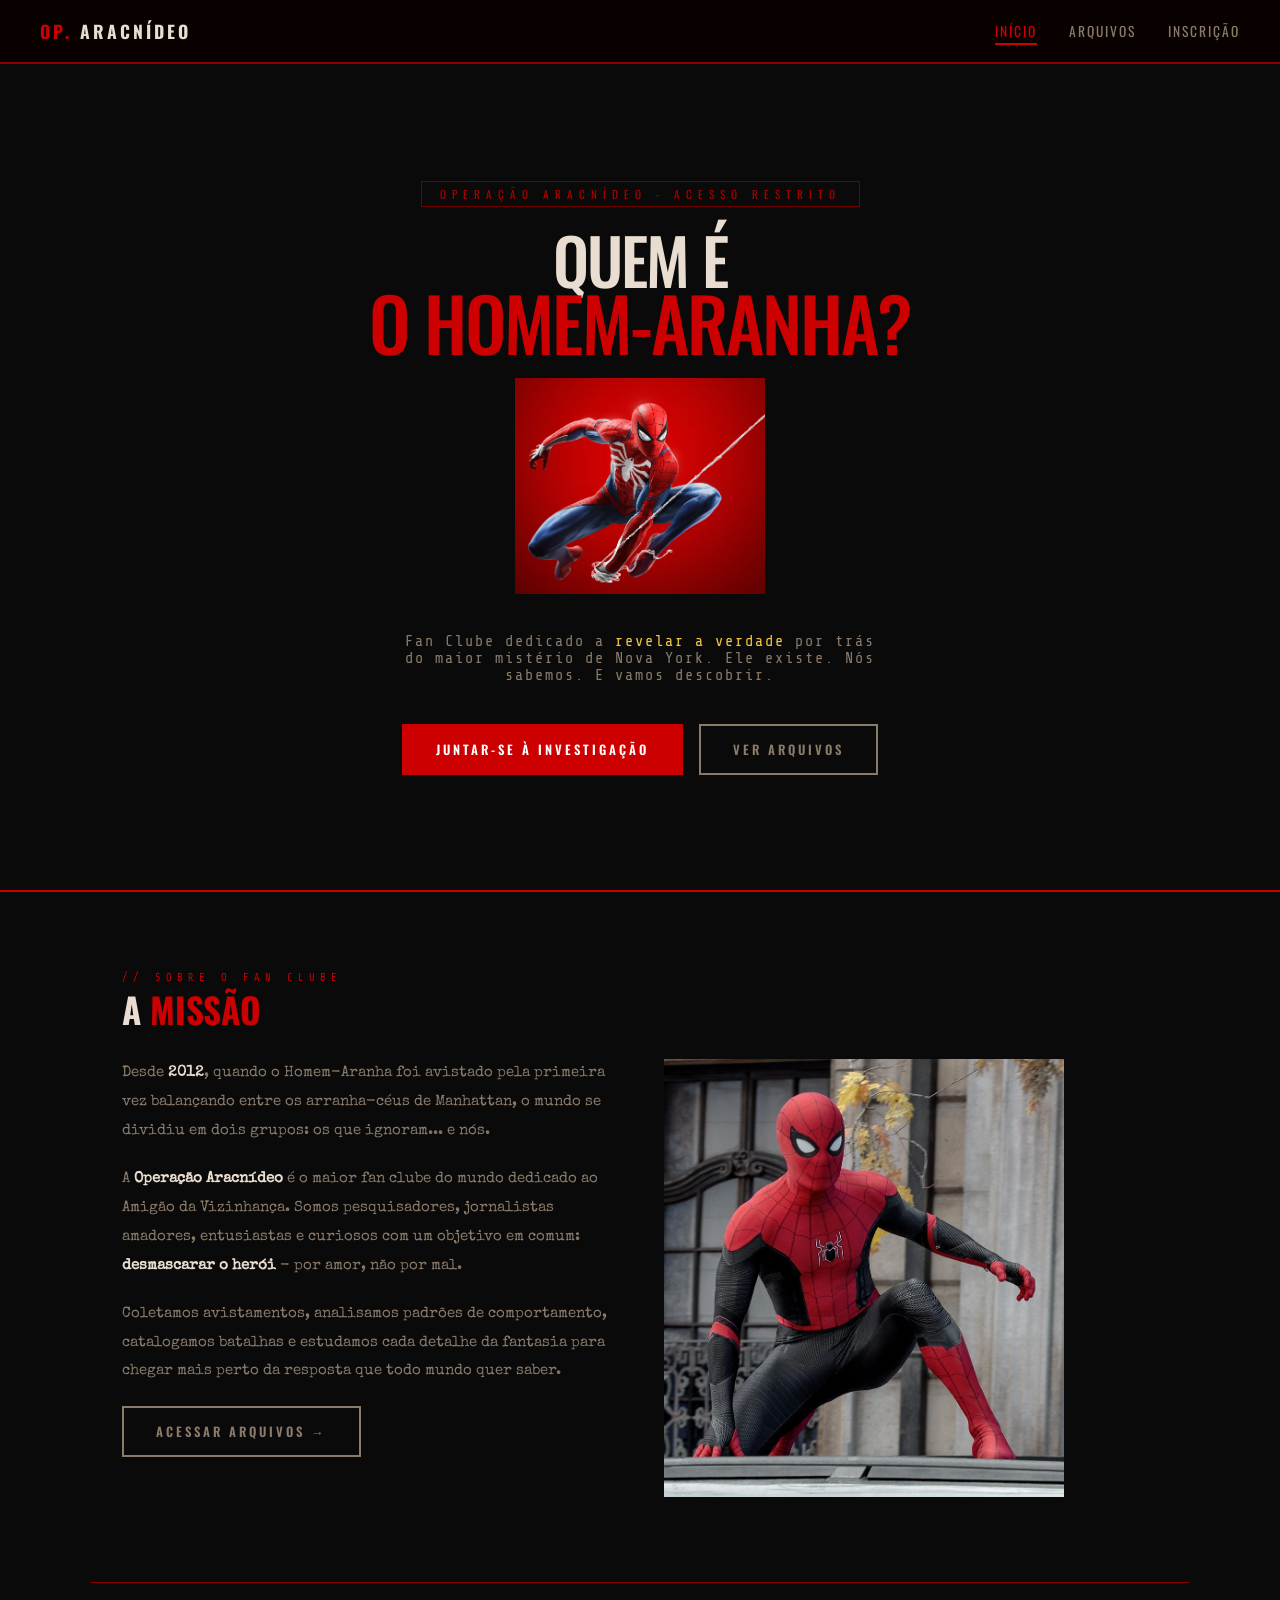
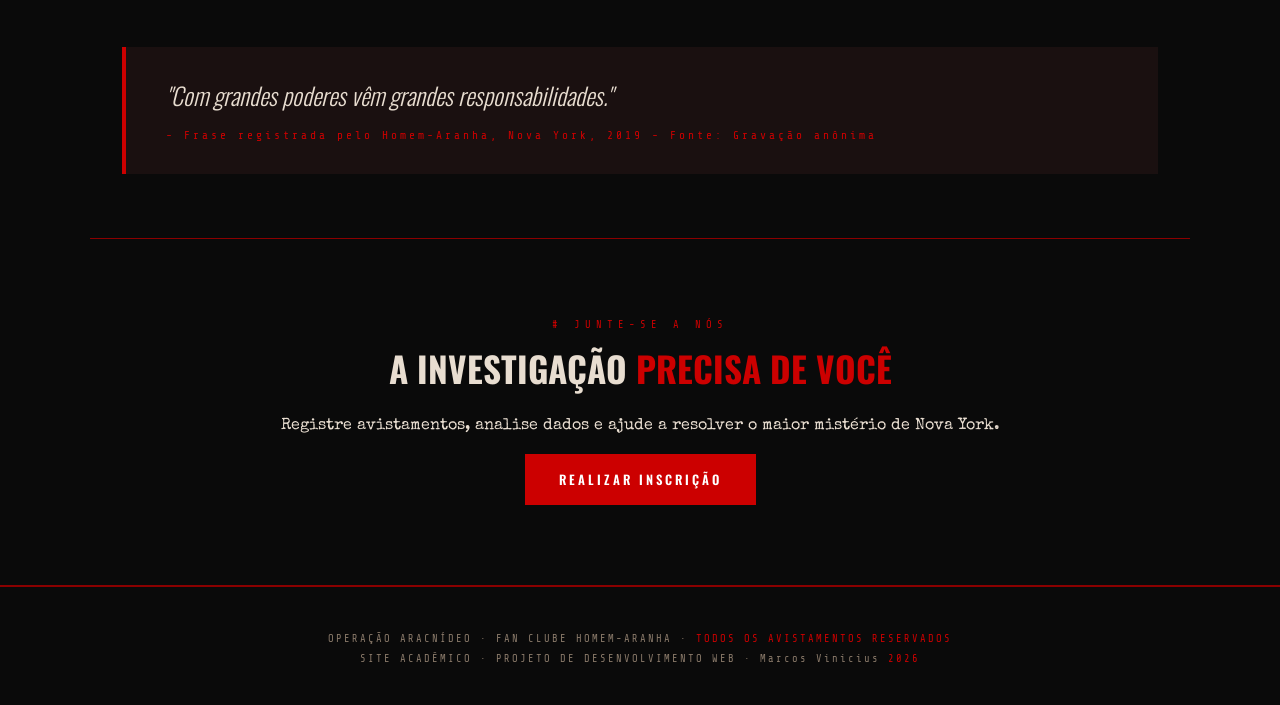
<file: index.html>
<!DOCTYPE html>
<html lang="pt-BR">

<head>
    <meta charset="UTF-8">
    <meta name="viewport" content="width=device-width, initial-scale=1.0">
    <link rel="preconnect" href="https://fonts.googleapis.com">
    <link rel="stylesheet" href="https://fonts.googleapis.com/css2?family=Special+Elite&family=Oswald:wght@300;400;600;700&family=Share+Tech+Mono&display=swap">
    <link rel="icon" href="img/icons8-spider-man-new-120.png" type="image/x-icon">
    <link rel="stylesheet" href="styles.css">
    <title>OP. Aracnideo - Home</title>
</head>

<body>

    <nav>
        <div class="nav-logo">OP. <span>ARACNÍDEO</span></div>
        <ul>
            <li><a href="index.html" class="active">Início</a></li>
            <li><a href="conteudo.html">Arquivos</a></li>
            <li><a href="inscricao.html">Inscrição</a></li>
        </ul>
    </nav>

    <div class="hero">
        <div class="classified-stamp">Operação Aracnídeo - Acesso Restrito</div>

        <h1>
            Quem é
            <em>o Homem-Aranha?</em>
        </h1>

        <img src="img/spider-man2.png" alt="Avistamento Homem-Aranha">

        <p class="hero-sub">
            Fan Clube dedicado a <span>revelar a verdade</span> por trás do maior mistério de Nova York.
            Ele existe. Nós sabemos. E vamos descobrir.
        </p>

        <div class="cta-group">
            <a href="inscricao.html" class="btn btn-primary">Juntar-se à investigação</a>
            <a href="conteudo.html" class="btn btn-outline">Ver Arquivos</a>
        </div>
    </div>

    <section>
        <p class="section-label">// Sobre o Fan Clube</p>
        <h2 class="section-title">A <span>Missão</span></h2>

        <div class="about-grid">
            <div class="about-text">
                <p>
                    Desde <strong>2012</strong>, quando o Homem-Aranha foi avistado pela primeira vez balançando entre
                    os arranha-céus de Manhattan, o mundo se dividiu em dois grupos: os que ignoram... e nós.
                </p>
                <p>
                    A <strong>Operação Aracnídeo</strong> é o maior fan clube do mundo dedicado ao Amigão da Vizinhança.
                    Somos pesquisadores, jornalistas amadores, entusiastas e curiosos com um objetivo em comum:
                    <strong>desmascarar o herói</strong> - por amor, não por mal.
                </p>
                <p>
                    Coletamos avistamentos, analisamos padrões de comportamento, catalogamos batalhas e estudamos cada
                    detalhe da fantasia para chegar mais perto da resposta que todo mundo quer saber.
                </p>
                <a href="conteudo.html" class="btn btn-outline">Acessar Arquivos →</a>
            </div>
            <div class="about-image">
                <img src="img/spider-man1.webp" alt="">
            </div>

        </div>
    </section>

    <div class="separador"></div>

    <div class="quote">
        <div class="quote-block">
            <blockquote>
                "Com grandes poderes vêm grandes responsabilidades."
            </blockquote>
            <cite>- Frase registrada pelo Homem-Aranha, Nova York, 2019 - Fonte: Gravação anônima</cite>
        </div>
    </div>

    <div class="separador"></div>

    <section class="cta-final">
        <p class="section-label"># junte-se a nós</p>
        <h2 class="section-title">A investigação <span>precisa de você</span></h2>

        <p>
            Registre avistamentos, analise dados e ajude a resolver o maior mistério de Nova York.
        </p>
        <a href="inscricao.html" class="btn btn-primary">Realizar Inscrição</a>
    </section>

    <footer>
        <p>OPERAÇÃO ARACNÍDEO · FAN CLUBE HOMEM-ARANHA · <span>TODOS OS AVISTAMENTOS RESERVADOS</span></p>
        <p style="margin-top:0.5rem;">SITE ACADÊMICO · PROJETO DE DESENVOLVIMENTO WEB · Marcos Vinicius <span>2026</span></p>
    </footer>

</body>

</html>
</file>
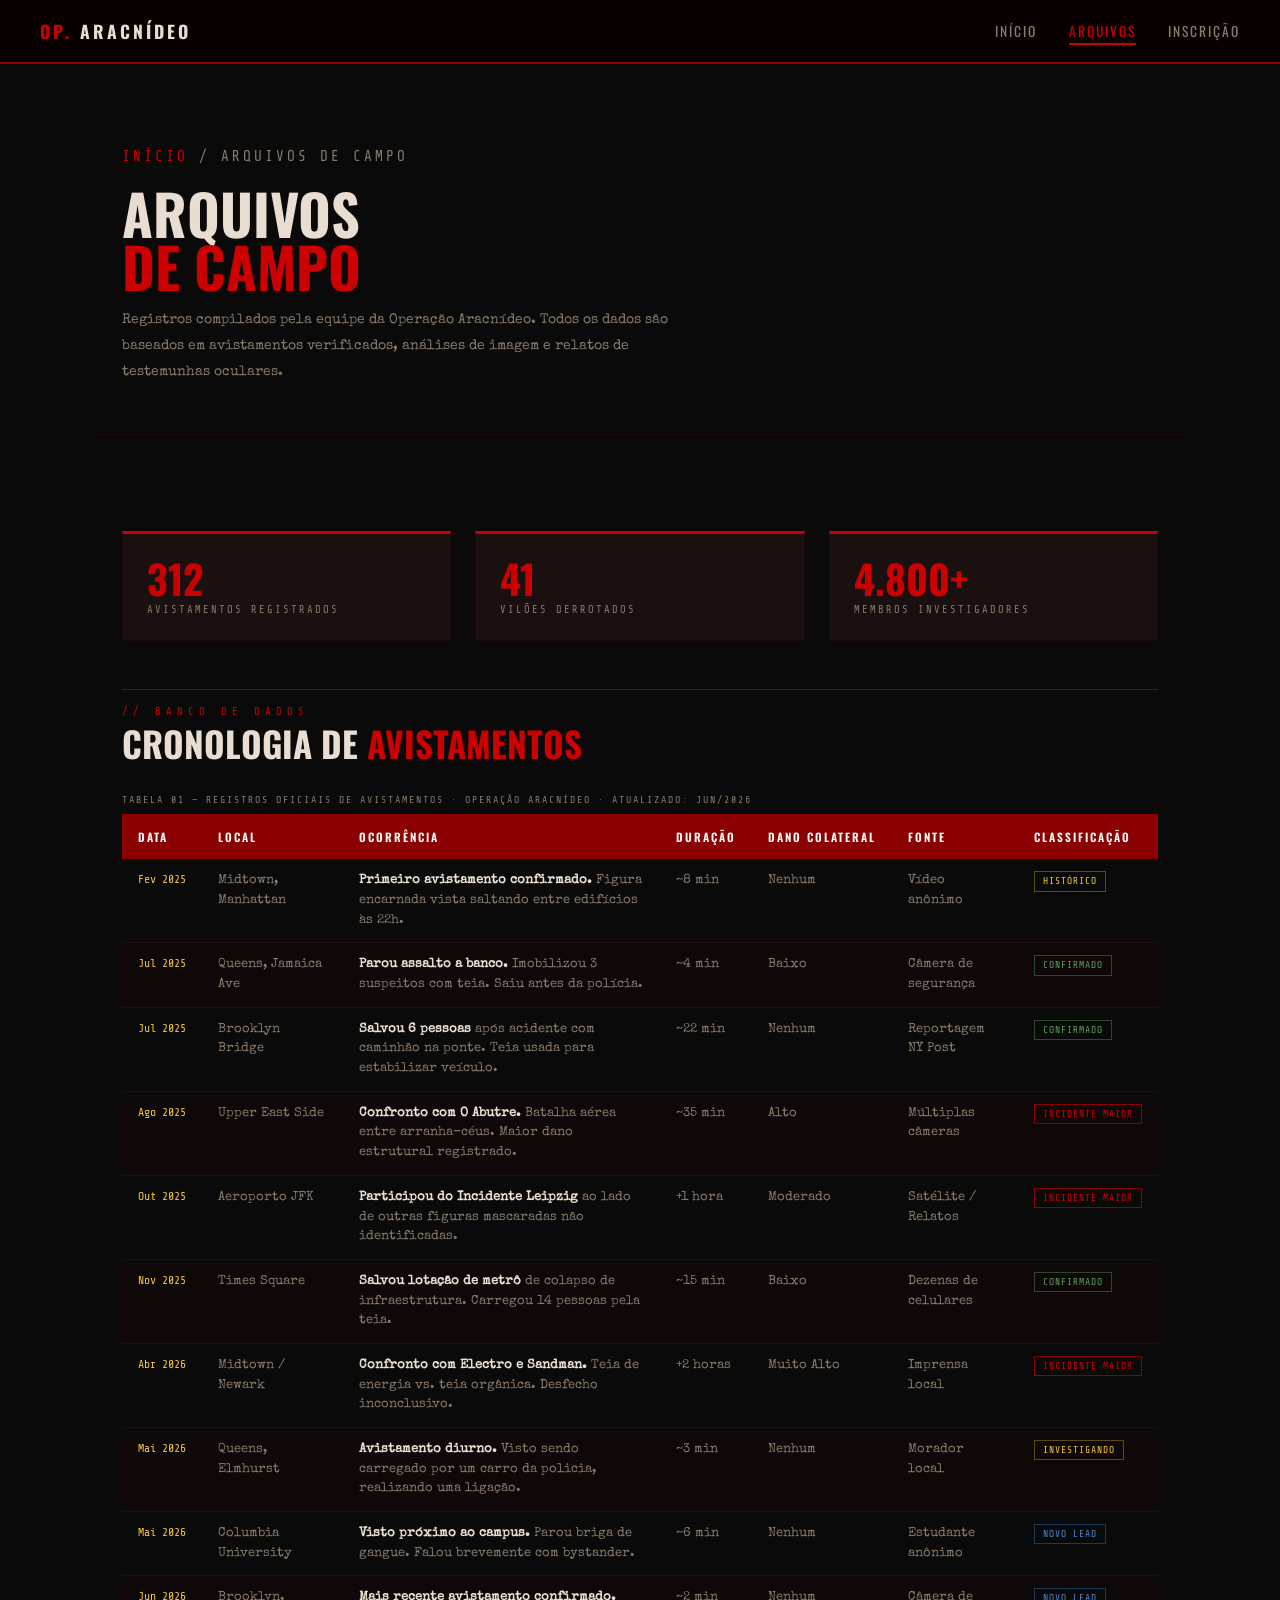
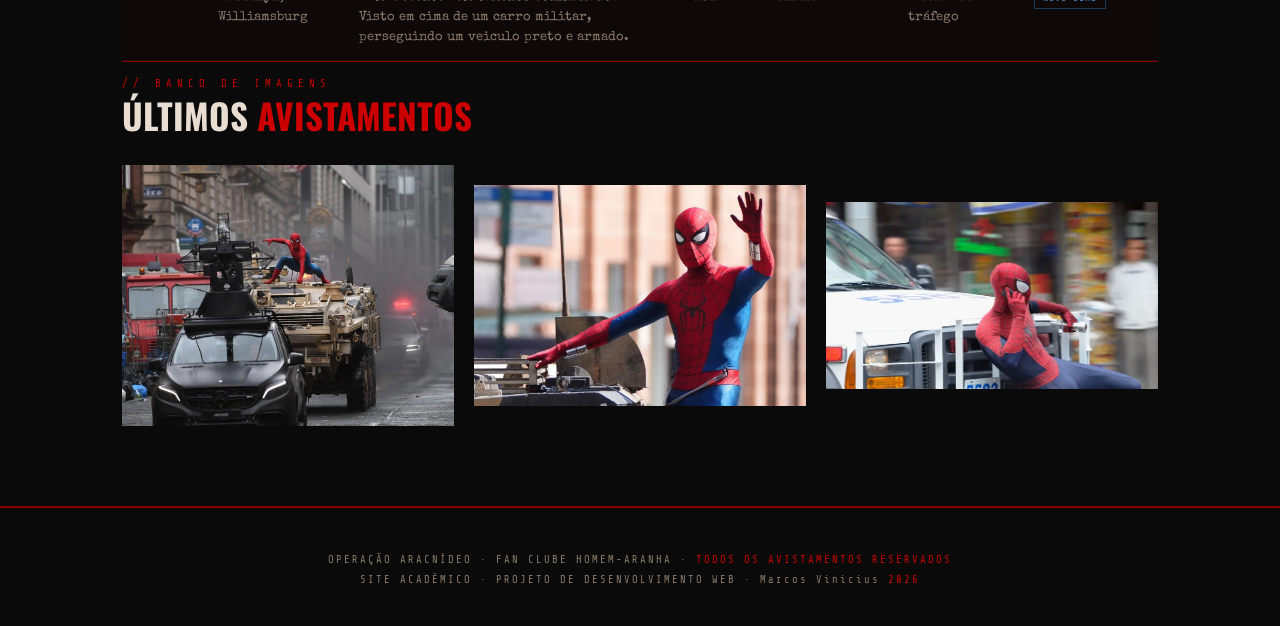
<file: conteudo.html>
<!DOCTYPE html>
<html lang="pt-BR">

<head>
    <meta charset="UTF-8">
    <meta name="viewport" content="width=device-width, initial-scale=1.0">
    <link rel="preconnect" href="https://fonts.googleapis.com">
    <link rel="icon" href="img/icons8-spider-man-new-120.png" type="image/x-icon">
    <link rel="stylesheet" href="https://fonts.googleapis.com/css2?family=Special+Elite&family=Oswald:wght@300;400;600;700&family=Share+Tech+Mono&display=swap">
    <link rel="stylesheet" href="styles.css">
    <title>OP. Aracnideo - Arquivos</title>
</head>

<body>
    <nav>
        <div class="nav-logo">OP. <span>ARACNÍDEO</span></div>
        <ul>
            <li><a href="index.html">Início</a></li>
            <li><a href="conteudo.html" class="active">Arquivos</a></li>
            <li><a href="inscricao.html">Inscrição</a></li>
        </ul>
    </nav>

    <div class="page-header">
        <p class="breadcrumb">
            <a href="index.html">Início</a> / Arquivos de Campo
        </p>

        <h1>Arquivos<br><span>de Campo</span></h1>

        <p>Registros compilados pela equipe da Operação Aracnídeo. Todos os dados são baseados em avistamentos
            verificados, análises de imagem e relatos de testemunhas oculares.</p>
    </div>

    <main>
        <div class="info-grid">
            <div class="info-box">
                <div class="num">312</div>
                <div class="label">Avistamentos registrados</div>
            </div>
            <div class="info-box">
                <div class="num">41</div>
                <div class="label">Vilões derrotados</div>
            </div>
            <div class="info-box">
                <div class="num">4.800+</div>
                <div class="label">Membros investigadores</div>
            </div>
        </div>

        <div class="separador"></div>
        <br>

        <div class="table-section">
            <p class="section-label">// Banco de Dados</p>
            <h2 class="section-title">Cronologia de <span>avistamentos</span></h2>

            <div class="table-wrapper">
                <table>
                    <caption>TABELA 01 — Registros Oficiais de Avistamentos · Operação Aracnídeo · Atualizado: Jun/2026
                    </caption>
                    <thead>
                        <tr>
                            <th>Data</th>
                            <th>Local</th>
                            <th>Ocorrência</th>
                            <th>Duração</th>
                            <th>Dano Colateral</th>
                            <th>Fonte</th>
                            <th>Classificação</th>
                        </tr>
                    </thead>
                    <tbody>
                        <tr>
                            <td>Fev 2025</td>
                            <td>Midtown, Manhattan</td>
                            <td><strong>Primeiro avistamento confirmado.</strong> Figura encarnada vista saltando entre
                                edifícios às 22h.</td>
                            <td>~8 min</td>
                            <td>Nenhum</td>
                            <td>Vídeo anônimo</td>
                            <td><span class="badge badge-yellow">Histórico</span></td>
                        </tr>
                        <tr>
                            <td>Jul 2025</td>
                            <td>Queens, Jamaica Ave</td>
                            <td><strong>Parou assalto a banco.</strong> Imobilizou 3 suspeitos com teia. Saiu antes da
                                polícia.</td>
                            <td>~4 min</td>
                            <td>Baixo</td>
                            <td>Câmera de segurança</td>
                            <td><span class="badge badge-green">Confirmado</span></td>
                        </tr>
                        <tr>
                            <td>Jul 2025</td>
                            <td>Brooklyn Bridge</td>
                            <td><strong>Salvou 6 pessoas</strong> após acidente com caminhão na ponte. Teia usada para
                                estabilizar veículo.</td>
                            <td>~22 min</td>
                            <td>Nenhum</td>
                            <td>Reportagem NY Post</td>
                            <td><span class="badge badge-green">Confirmado</span></td>
                        </tr>
                        <tr>
                            <td>Ago 2025</td>
                            <td>Upper East Side</td>
                            <td><strong>Confronto com O Abutre.</strong> Batalha aérea entre arranha-céus. Maior dano
                                estrutural registrado.</td>
                            <td>~35 min</td>
                            <td>Alto</td>
                            <td>Múltiplas câmeras</td>
                            <td><span class="badge badge-red">Incidente Maior</span></td>
                        </tr>
                        <tr>
                            <td>Out 2025</td>
                            <td>Aeroporto JFK</td>
                            <td><strong>Participou do Incidente Leipzig</strong> ao lado de outras figuras mascaradas
                                não identificadas.</td>
                            <td>+1 hora</td>
                            <td>Moderado</td>
                            <td>Satélite / Relatos</td>
                            <td><span class="badge badge-red">Incidente Maior</span></td>
                        </tr>
                        <tr>
                            <td>Nov 2025</td>
                            <td>Times Square</td>
                            <td><strong>Salvou lotação de metrô</strong> de colapso de infraestrutura. Carregou 14
                                pessoas pela teia.</td>
                            <td>~15 min</td>
                            <td>Baixo</td>
                            <td>Dezenas de celulares</td>
                            <td><span class="badge badge-green">Confirmado</span></td>
                        </tr>
                        <tr>
                            <td>Abr 2026</td>
                            <td>Midtown / Newark</td>
                            <td><strong>Confronto com Electro e Sandman.</strong> Teia de energia vs. teia orgânica.
                                Desfecho inconclusivo.</td>
                            <td>+2 horas</td>
                            <td>Muito Alto</td>
                            <td>Imprensa local</td>
                            <td><span class="badge badge-red">Incidente Maior</span></td>
                        </tr>
                        <tr>
                            <td>Mai 2026</td>
                            <td>Queens, Elmhurst</td>
                            <td><strong>Avistamento diurno.</strong> Visto sendo carregado por um carro da policia, realizando uma ligação.</td>
                            <td>~3 min</td>
                            <td>Nenhum</td>
                            <td>Morador local</td>
                            <td><span class="badge badge-yellow">Investigando</span></td>
                        </tr>
                        <tr>
                            <td>Mai 2026</td>
                            <td>Columbia University</td>
                            <td><strong>Visto próximo ao campus.</strong> Parou briga de gangue. Falou brevemente com
                                bystander.</td>
                            <td>~6 min</td>
                            <td>Nenhum</td>
                            <td>Estudante anônimo</td>
                            <td><span class="badge badge-blue">Novo Lead</span></td>
                        </tr>
                        <tr>
                            <td>Jun 2026</td>
                            <td>Brooklyn, Williamsburg</td>
                            <td><strong>Mais recente avistamento confirmado.</strong> Visto em cima de um carro militar, perseguindo um veiculo preto e armado.</td>
                            <td>~2 min</td>
                            <td>Nenhum</td>
                            <td>Câmera de tráfego</td>
                            <td><span class="badge badge-blue">Novo Lead</span></td>
                        </tr>
                    </tbody>
                </table>
            </div>
        </div>

        <div class="separador"></div>
        <br>

        <div>
            <p class="section-label">// Banco de Imagens</p>
            <h2 class="section-title">Últimos <span>avistamentos</span></h2>

            <div class="gallery-grid">
                <img src="img/spider-sighting1.webp" alt="Avistamento 1">
                <img src="img/spider-sighting3.jpg" alt="Avistamento 3">
                <img src="img/spider-sighting2.webp" alt="Avistamento 2">
            </div>
        </div>
    </main>

    <footer>
        <p>OPERAÇÃO ARACNÍDEO · FAN CLUBE HOMEM-ARANHA · <span>TODOS OS AVISTAMENTOS RESERVADOS</span></p>
        <p style="margin-top:0.5rem;">SITE ACADÊMICO · PROJETO DE DESENVOLVIMENTO WEB · Marcos Vinicius
            <span>2026</span></p>
    </footer>

</body>

</html>
</file>
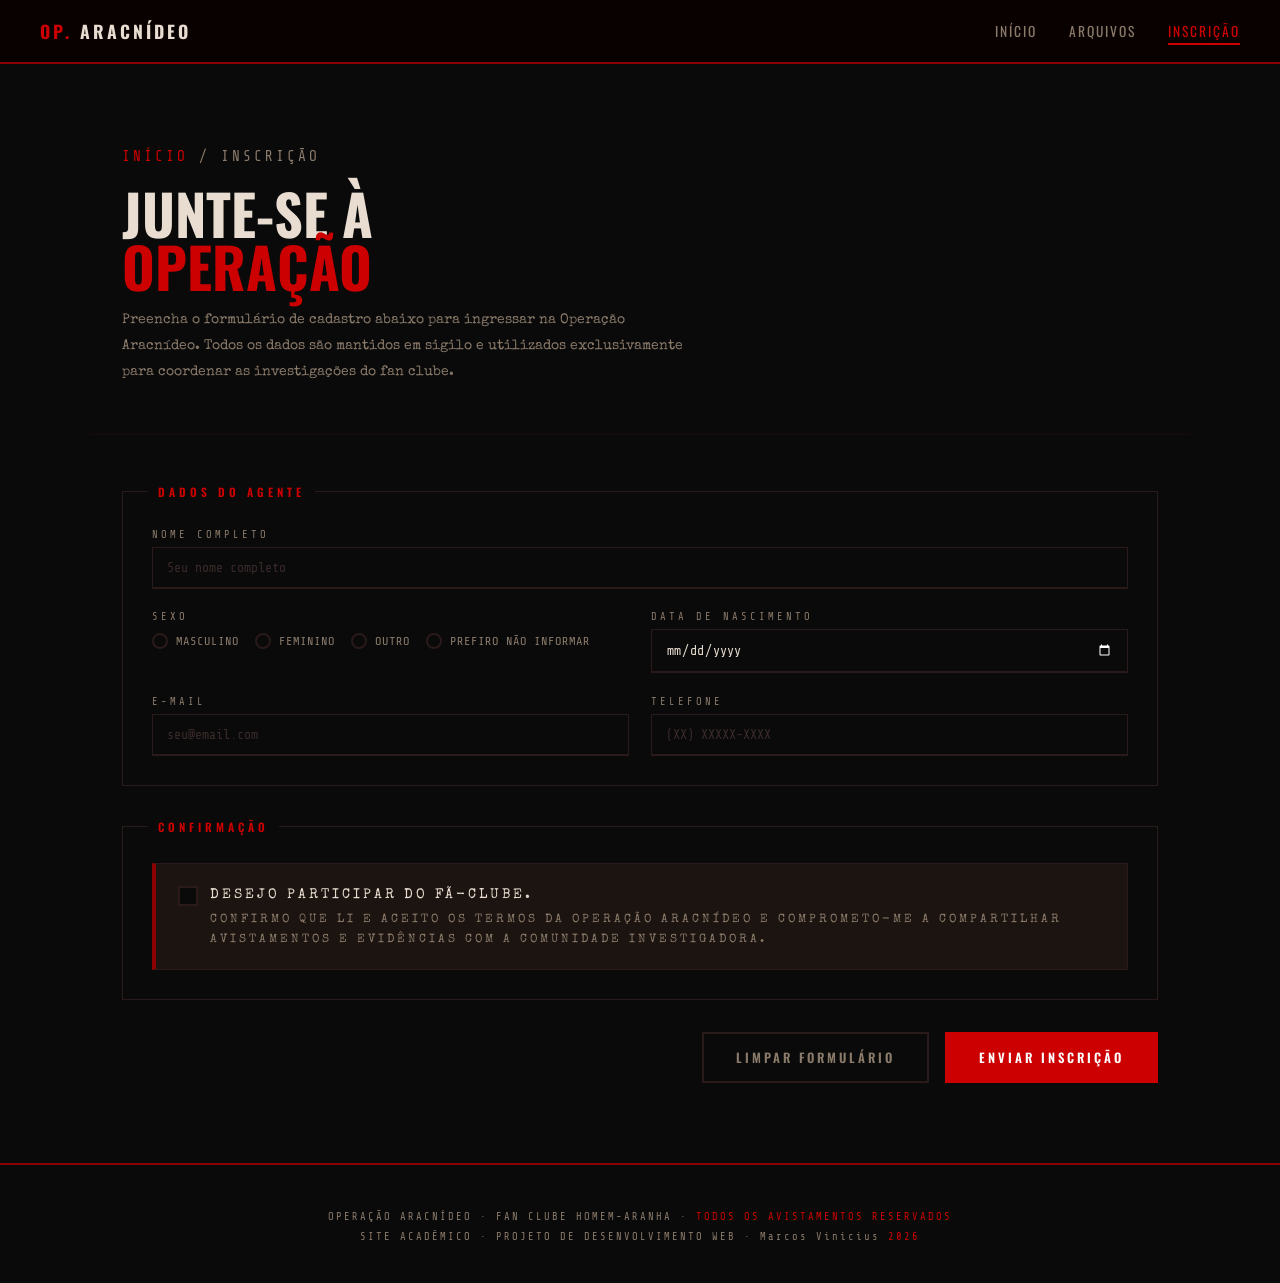
<file: inscricao.html>
<!DOCTYPE html>
<html lang="pt-BR">

<head>
    <meta charset="UTF-8">
    <meta name="viewport" content="width=device-width, initial-scale=1.0">
    <link rel="preconnect" href="https://fonts.googleapis.com">
    <link rel="icon" href="img/icons8-spider-man-new-120.png" type="image/x-icon">
    <link rel="stylesheet"
        href="https://fonts.googleapis.com/css2?family=Special+Elite&family=Oswald:wght@300;400;600;700&family=Share+Tech+Mono&display=swap">
    <link rel="stylesheet" href="styles.css">
    <title>OP. Aracnideo - Inscrição</title>
</head>

<body>
    <nav>
        <div class="nav-logo">OP. <span>ARACNÍDEO</span></div>
        <ul>
            <li><a href="index.html">Início</a></li>
            <li><a href="conteudo.html">Arquivos</a></li>
            <li><a href="inscricao.html" class="active">Inscrição</a></li>
        </ul>
    </nav>

    <div class="page-header">
        <p class="breadcrumb"><a href="index.html">Início</a> / Inscrição</p>
        <h1>Junte-se à <br> <span>Operação</span></h1>

        <p>Preencha o formulário de cadastro abaixo para ingressar na Operação Aracnídeo.
            Todos os dados são mantidos em sigilo e utilizados exclusivamente para coordenar as investigações do fan
            clube.
        </p>
    </div>


    <main>
        <form id="inscricaoForm" novalidate>
            <fieldset>
                <legend>Dados do Agente</legend>

                <div class="form-grid">

                    <div class="form-group full">
                        <label for="nome">Nome Completo</label>
                        <input type="text" name="nome" id="nome" placeholder="Seu nome completo">
                    </div>

                    <div class="form-group">
                        <label>Sexo</label>

                        <div class="radio-group">
                            <label class="radio-label">
                                <input type="radio" name="sexo" value="masculino">
                                Masculino
                            </label>
                            <label class="radio-label">
                                <input type="radio" name="sexo" value="feminino">
                                Feminino
                            </label>
                            <label class="radio-label">
                                <input type="radio" name="sexo" value="outro">
                                Outro
                            </label>
                            <label class="radio-label">
                                <input type="radio" name="sexo" value="nao_dizer">
                                Prefiro não informar
                            </label>
                        </div>
                    </div>

                    <div class="form-group">
                        <label for="nascimento">Data de nascimento</label>
                        <input type="date" name="nascimento" id="nascimento">
                    </div>
                    <div class="form-group">
                        <label for="email">E-mail</label>
                        <input type="email" name="email" id="email" placeholder="seu@email.com">
                    </div>
                    <div class="form-group">
                        <label for="telefone">Telefone</label>
                        <input type="tel" name="telefone" id="telefone" placeholder="(XX) XXXXX-XXXX">
                    </div>
                </div>
            </fieldset>

            <fieldset>
                <legend>Confirmação</legend>
                <label class="checkbox-wrapper" for="participar">
                    <input type="checkbox" id="participar" name="participar" />
                    <span class="checkbox-text">
                        Desejo participar do fã-clube.
                        <em>Confirmo que li e aceito os termos da Operação Aracnídeo e comprometo-me a compartilhar
                            avistamentos e evidências com a comunidade investigadora.</em>
                    </span>
                </label>
            </fieldset>


            <div class="btn-group">
                <button type="reset" class="btn btn-reset" onclick="limparFormulario()">Limpar Formulário</button>
                <button type="submit" class="btn btn-primary">Enviar Inscrição</button>
            </div>
        </form>
    </main>

    <footer>
        <p>OPERAÇÃO ARACNÍDEO · FAN CLUBE HOMEM-ARANHA · <span>TODOS OS AVISTAMENTOS RESERVADOS</span></p>
        <p style="margin-top:0.5rem;">SITE ACADÊMICO · PROJETO DE DESENVOLVIMENTO WEB · Marcos Vinicius
            <span>2026</span>
        </p>
    </footer>
</body>

</html>
</file>
<file: styles.css>
:root {
  --vermelho: #cc0000;
  --vermelho-escuro: #8b0000;
  --vermelho-brilho: #ff2020;
  --fundo: #0a0a0a;
  --fundo-card: #1a1010;
  --papel: #1c1410;
  --texto: #e8ddd0;
  --texto-fraco: #8a7a6a;
  --amarelo: #f5c842;
}

* {
  margin: 0;
  padding: 0;
  box-sizing: border-box;
}

body {
  background-color: var(--fundo);
  color: var(--texto);
  font-family: 'Special Elite', cursive;
  min-height: 100vh;
  overflow-x: hidden;
}

main {
  position: relative;
  z-index: 1;
  max-width: 1100px;
  margin: 0 auto;
  padding: 3rem 2rem 5rem;
}

/* Estilização do separador */
.separador {
  height: 1px;
  background: var(--vermelho-escuro);
  max-width: 1100px;
  margin: 0 auto;
  position: relative;
  z-index: 1;
}

/* Estilização da Nav */
nav {
  position: sticky;
  top: 0;
  z-index: 100;
  background: rgba(10, 0, 0, 0.95);
  border-bottom: 2px solid var(--vermelho-escuro);
  display: flex;
  align-items: center;
  justify-content: space-between;
  padding: 0 2.5rem;
  height: 64px;
}

.nav-logo {
  font-family: 'Oswald', sans-serif;
  font-weight: 700;
  font-size: 1.1rem;
  color: var(--vermelho);
  letter-spacing: 3px;
  text-transform: uppercase;
}

.nav-logo span {
  color: var(--texto);
}

nav ul {
  list-style: none;
  display: flex;
  gap: 2rem;
}

nav a {
  font-family: 'Oswald', sans-serif;
  font-size: 0.85rem;
  letter-spacing: 2px;
  text-transform: uppercase;
  color: var(--texto-fraco);
  text-decoration: none;
  border-bottom: 2px solid transparent;
  padding-bottom: 2px;
}

nav a:hover,
nav a.active {
  color: var(--vermelho);
  border-color: var(--vermelho);
}

/* Estilização do footer */
footer {
  border-top: 2px solid var(--vermelho-escuro);
  text-align: center;
  padding: 2.5rem;
  position: relative;
  z-index: 1;
}

footer p {
  font-family: 'Share Tech Mono', monospace;
  font-size: 0.65rem;
  color: var(--texto-fraco);
  letter-spacing: 2px;
  margin-top: 0.4rem;
}

footer p span {
  color: var(--vermelho);
}

/* Estilização dos botões */
.btn {
  font-family: 'Oswald', sans-serif;
  font-size: 0.8rem;
  font-weight: 600;
  letter-spacing: 3px;
  text-transform: uppercase;
  text-decoration: none;
  padding: 14px 32px;
  border: 2px solid;
  cursor: pointer;
  display: inline-block;
}

.btn-primary {
  background: var(--vermelho);
  border-color: var(--vermelho);
  color: #fff;
}

.btn-primary:hover {
  background: var(--vermelho-brilho);
  border-color: var(--vermelho-brilho);
}

.btn-outline {
  background: transparent;
  border-color: var(--texto-fraco);
  color: var(--texto-fraco);
}

.btn-outline:hover {
  border-color: var(--texto);
  color: var(--texto);
}

/* Estilização do section */
section {
  position: relative;
  z-index: 1;
  max-width: 1100px;
  margin: 0 auto;
  padding: 5rem 2rem;
}

.section-label {
  font-family: 'Share Tech Mono', monospace;
  font-size: 0.65rem;
  letter-spacing: 5px;
  color: var(--vermelho);
  text-transform: uppercase;
  margin-bottom: 0.5rem;
}

.section-title {
  font-family: 'Oswald', sans-serif;
  font-size: 2.2rem;
  font-weight: 700;
  text-transform: uppercase;
  color: var(--texto);
  margin-bottom: 2rem;
  line-height: 1;
}

.section-title span {
  color: var(--vermelho);
}

/* ----------------------------------INDEX */
/* Estilização da parte principal */
.hero {
  position: relative;
  z-index: 1;
  min-height: 92vh;
  display: flex;
  flex-direction: column;
  align-items: center;
  justify-content: center;
  text-align: center;
  padding: 4rem 2rem;
  overflow: hidden;
}

.hero img {
  width: 250px;
  margin-top: 15px;
  margin-bottom: 15px;
}

.hero::after {
  content: '';
  position: absolute;
  bottom: 0;
  left: 0;
  right: 0;
  height: 2px;
  background: var(--vermelho);
}

.hero h1 {
  font-family: 'Oswald', sans-serif;
  font-size: 4rem;
  font-weight: 500;
  line-height: 0.9;
  text-transform: uppercase;
  color: var(--texto);
  letter-spacing: -2px;
  margin-bottom: 0.5rem;
}

.hero h1 em {
  color: var(--vermelho);
  font-style: normal;
  display: block;
  font-size: 1.15em;
}

.hero-sub {
  font-family: 'Share Tech Mono', monospace;
  font-size: 0.95rem;
  color: var(--texto-fraco);
  letter-spacing: 2px;
  margin: 1.5rem 0 2.5rem;
  max-width: 480px;
}

.hero-sub span {
  color: var(--amarelo);
}

.classified-stamp {
  font-family: 'Oswald', sans-serif;
  font-size: 0.7rem;
  letter-spacing: 6px;
  color: var(--vermelho);
  text-transform: uppercase;
  border: 1px solid var(--vermelho-escuro);
  padding: 4px 18px;
  margin-bottom: 1.5rem;
  display: inline-block;
  opacity: 0.8;
}

/* Estilização das chamadas para inscrição */
.cta-group {
  display: flex;
  gap: 1rem;
  flex-wrap: wrap;
  justify-content: center;
}

.cta-final {
  text-align: center;
}

.cta-final p {
  margin-bottom: 20px;
}



/* Estilização da parte de Sobre */
.about-grid {
  display: grid;
  grid-template-columns: 1fr 1fr;
  gap: 3rem;
  align-items: start;
}

.about-text p {
  color: var(--texto-fraco);
  line-height: 1.9;
  margin-bottom: 1.2rem;
  font-size: 0.95rem;
}

.about-text p strong {
  color: var(--texto);
}

.about-image img {
  width: 400px;
}


/* Estilização da citação */
.quote {
  position: relative;
  z-index: 1;
  max-width: 1100px;
  margin: 0 auto;
  padding: 0 2rem
}

.quote-block {
  background: var(--fundo-card);
  border-left: 4px solid var(--vermelho);
  padding: 2rem 2.5rem;
  margin: 4rem 0;
}

.quote-block blockquote {
  font-family: 'Oswald', sans-serif;
  font-size: 1.5rem;
  font-weight: 300;
  color: var(--texto);
  line-height: 1.4;
  font-style: italic;
}

.quote-block cite {
  display: block;
  margin-top: 1rem;
  font-family: 'Share Tech Mono', monospace;
  font-size: 0.7rem;
  color: var(--vermelho);
  letter-spacing: 3px;
  font-style: normal;
}


/* ----------------------------------CONTEUDO*/
/* Estilização do header */
.page-header {
  position: relative;
  z-index: 1;
  border-bottom: 1px solid #1a0a0a;
  padding: 4rem 2rem 3rem;
  max-width: 1100px;
  margin: 0 auto;
}

.breadcrumb {
  font-family: 'Share Tech Mono', monospace;
  font-size: 0.65rem;
  letter-spacing: 3px;
  color: var(--texto-fraco);
  text-transform: uppercase;
  margin-bottom: 1rem;
}

.breadcrumb a {
  color: var(--vermelho);
  text-decoration: none;
}

.page-header h1 {
  font-family: 'Oswald', sans-serif;
  font-weight: 700;
  font-size: 3.5rem;
  text-transform: uppercase;
  line-height: 0.95;
}

.page-header h1 span {
  color: var(--vermelho);
}

.page-header p {
  margin-top: 1rem;
  color: var(--texto-fraco);
  font-size: 0.9rem;
  line-height: 1.8;
  max-width: 580px;
}

/* Estilização dos cards */
.info-grid {
  display: grid;
  grid-template-columns: repeat(3, 1fr);
  gap: 1.5rem;
  margin: 3rem 0;
}

.info-box {
  background: var(--fundo-card);
  border: 1px solid #1a0a0a;
  border-top: 3px solid var(--vermelho);
  padding: 1.5rem;
}

.info-box .num {
  font-family: 'Oswald', sans-serif;
  font-size: 2.5rem;
  font-weight: 700;
  color: var(--vermelho);
  line-height: 1;
}

.info-box .label {
  font-family: 'Share Tech Mono', monospace;
  font-size: 0.65rem;
  letter-spacing: 2px;
  color: var(--texto-fraco);
  text-transform: uppercase;
  margin-top: 0.4rem;
}

/* Estilização da tabela */
.table-wrapper {
  overflow-x: auto;
}

table {
  width: 100%;
  border-collapse: collapse;
  font-size: 0.82rem;
}

table caption {
  font-family: 'Share Tech Mono', monospace;
  font-size: 0.62rem;
  letter-spacing: 2px;
  color: var(--texto-fraco);
  text-align: left;
  padding: 0 0 0.6rem;
  text-transform: uppercase;
}

thead tr {
  background: var(--vermelho-escuro);
}

thead th {
  font-family: 'Oswald', sans-serif;
  font-size: 0.72rem;
  letter-spacing: 2px;
  text-transform: uppercase;
  font-weight: 600;
  color: #fff;
  padding: 14px 16px;
  text-align: left;
  white-space: nowrap;
}

tbody tr {
  border-bottom: 1px solid #1e0e0e;
}

tbody tr:hover {
  background: var(--fundo-card);
}

tbody tr:nth-child(even) {
  background: #0e0808;
}

tbody td {
  padding: 12px 16px;
  color: var(--texto-fraco);
  vertical-align: top;
  line-height: 1.5;
}

tbody td:first-child {
  color: var(--amarelo);
  font-family: 'Share Tech Mono', monospace;
  font-size: 0.72rem;
  white-space: nowrap;
}

tbody td strong {
  color: var(--texto);
}

.badge {
  display: inline-block;
  font-family: 'Share Tech Mono', monospace;
  font-size: 0.6rem;
  letter-spacing: 1px;
  padding: 2px 8px;
  border: 1px solid;
  text-transform: uppercase;
  white-space: nowrap;
}

.badge-red {
  color: var(--vermelho);
  border-color: var(--vermelho-escuro);
}

.badge-green {
  color: #5c9e5c;
  border-color: #2a4a2a;
}

.badge-yellow {
  color: var(--amarelo);
  border-color: #5a4a10;
}

.badge-blue {
  color: #4a8acc;
  border-color: #1a3a5a;
}

.badge-gray {
  color: var(--texto-fraco);
  border-color: #2a2a2a;
}

.gallery-grid {
  display: grid;
  grid-template-columns: repeat(3, 1fr);
  gap: 20px;
  align-items: center;
}

.gallery-grid img {
  width: 100%;
  height: auto;
  object-fit: cover;
  display: block;
}

/* ----------------------------------INSCRIÇÃO*/
/* Estilização do formulario */
form {
  display: flex;
  flex-direction: column;
  gap: 2rem;
}

fieldset {
  border: 1px solid #2a1a1a;
  padding: 1.8rem;
  position: relative;
}

legend {
  font-family: 'Oswald', sans-serif;
  font-size: 0.72rem;
  font-weight: 600;
  letter-spacing: 4px;
  text-transform: uppercase;
  color: var(--vermelho);
  background: var(--fundo);
  padding: 0 10px;
  margin-left: -4px;
}

.form-grid {
  display: grid;
  grid-template-columns: 1fr 1fr;
  gap: 1.4rem;
}

.form-group {
  display: flex;
  flex-direction: column;
  gap: 6px;
}

.form-group.full {
  grid-column: 1 / -1;
}

label {
  font-family: 'Share Tech Mono', monospace;
  font-size: 0.65rem;
  letter-spacing: 3px;
  color: var(--texto-fraco);
  text-transform: uppercase;
}

/* Estilização inputs */
input[type="text"],
input[type="email"],
input[type="tel"],
input[type="date"],
select,
textarea {
  background: var(--fundo);
  border: 1px solid #2a1a1a;
  border-bottom: 2px solid #2a1a1a;
  color: var(--texto);
  font-family: 'Share Tech Mono', monospace;
  font-size: 0.82rem;
  padding: 12px 14px;
  width: 100%;
  outline: none;
  appearance: none;
  -webkit-appearance: none;
}

input[type="date"] {
  color-scheme: dark;
}

input:focus,
select:focus,
textarea:focus {
  border-color: var(--vermelho-escuro);
  border-bottom-color: var(--vermelho);
  background: var(--fundo-card);
}

input::placeholder,
textarea::placeholder {
  color: #3a2a2a;
}

textarea {
  resize: vertical;
  min-height: 90px;
}

.radio-group {
  display: flex;
  gap: 1rem;
  flex-wrap: wrap;
  margin-top: 4px;
}

.radio-label {
  display: flex;
  align-items: center;
  gap: 8px;
  font-family: 'Share Tech Mono', monospace;
  font-size: 0.75rem;
  letter-spacing: 1px;
  color: var(--texto-fraco);
  cursor: pointer;
  text-transform: uppercase;
}

.radio-label:hover {
  color: var(--texto);
}

input[type="radio"] {
  width: 16px;
  height: 16px;
  appearance: none;
  -webkit-appearance: none;
  border: 2px solid #2a1a1a;
  border-radius: 50%;
  background: var(--fundo);
  cursor: pointer;
  position: relative;
  flex-shrink: 0;
}

input[type="radio"]:checked {
  border-color: var(--vermelho);
}

input[type="radio"]:checked::after {
  content: '';
  position: absolute;
  top: 3px;
  left: 3px;
  right: 3px;
  bottom: 3px;
  background: var(--vermelho);
  border-radius: 50%;
}


/* Estilização do checkbox de confirmação */
.checkbox-wrapper {
  display: flex;
  align-items: flex-start;
  gap: 12px;
  background: var(--papel);
  border: 1px solid #2a1a1a;
  border-left: 4px solid var(--vermelho-escuro);
  padding: 1.2rem 1.4rem;
  cursor: pointer;
}

.checkbox-wrapper:hover {
  border-left-color: var(--vermelho);
}

/* Checkbox customizado */
input[type="checkbox"] {
  width: 20px;
  height: 20px;
  flex-shrink: 0;
  appearance: none;
  -webkit-appearance: none;
  border: 2px solid #2a1a1a;
  background: var(--fundo);
  cursor: pointer;
  position: relative;
  margin-top: 2px;
}

input[type="checkbox"]:checked {
  background: var(--vermelho);
  border-color: var(--vermelho);
}

input[type="checkbox"]:checked::after {
  content: '✓';
  position: absolute;
  top: 50%;
  left: 50%;
  transform: translate(-50%, -50%);
  color: #fff;
  font-size: 13px;
  font-weight: bold;
}

.checkbox-text {
  font-family: 'Special Elite', cursive;
  font-size: 0.88rem;
  color: var(--texto);
  line-height: 1.6;
  cursor: pointer;
}

.checkbox-text em {
  color: var(--texto-fraco);
  font-style: normal;
  font-size: 0.78rem;
  display: block;
  margin-top: 4px;
}

/* Estilização do botão do form */
.btn-group {
  display: flex;
  gap: 1rem;
  flex-wrap: wrap;
  justify-content: flex-end;
}

.btn-reset {
  background: transparent;
  border-color: #2a1a1a;
  color: var(--texto-fraco);
}

.btn-reset:hover {
  border-color: var(--texto-fraco);
  color: var(--texto);
}
</file>
